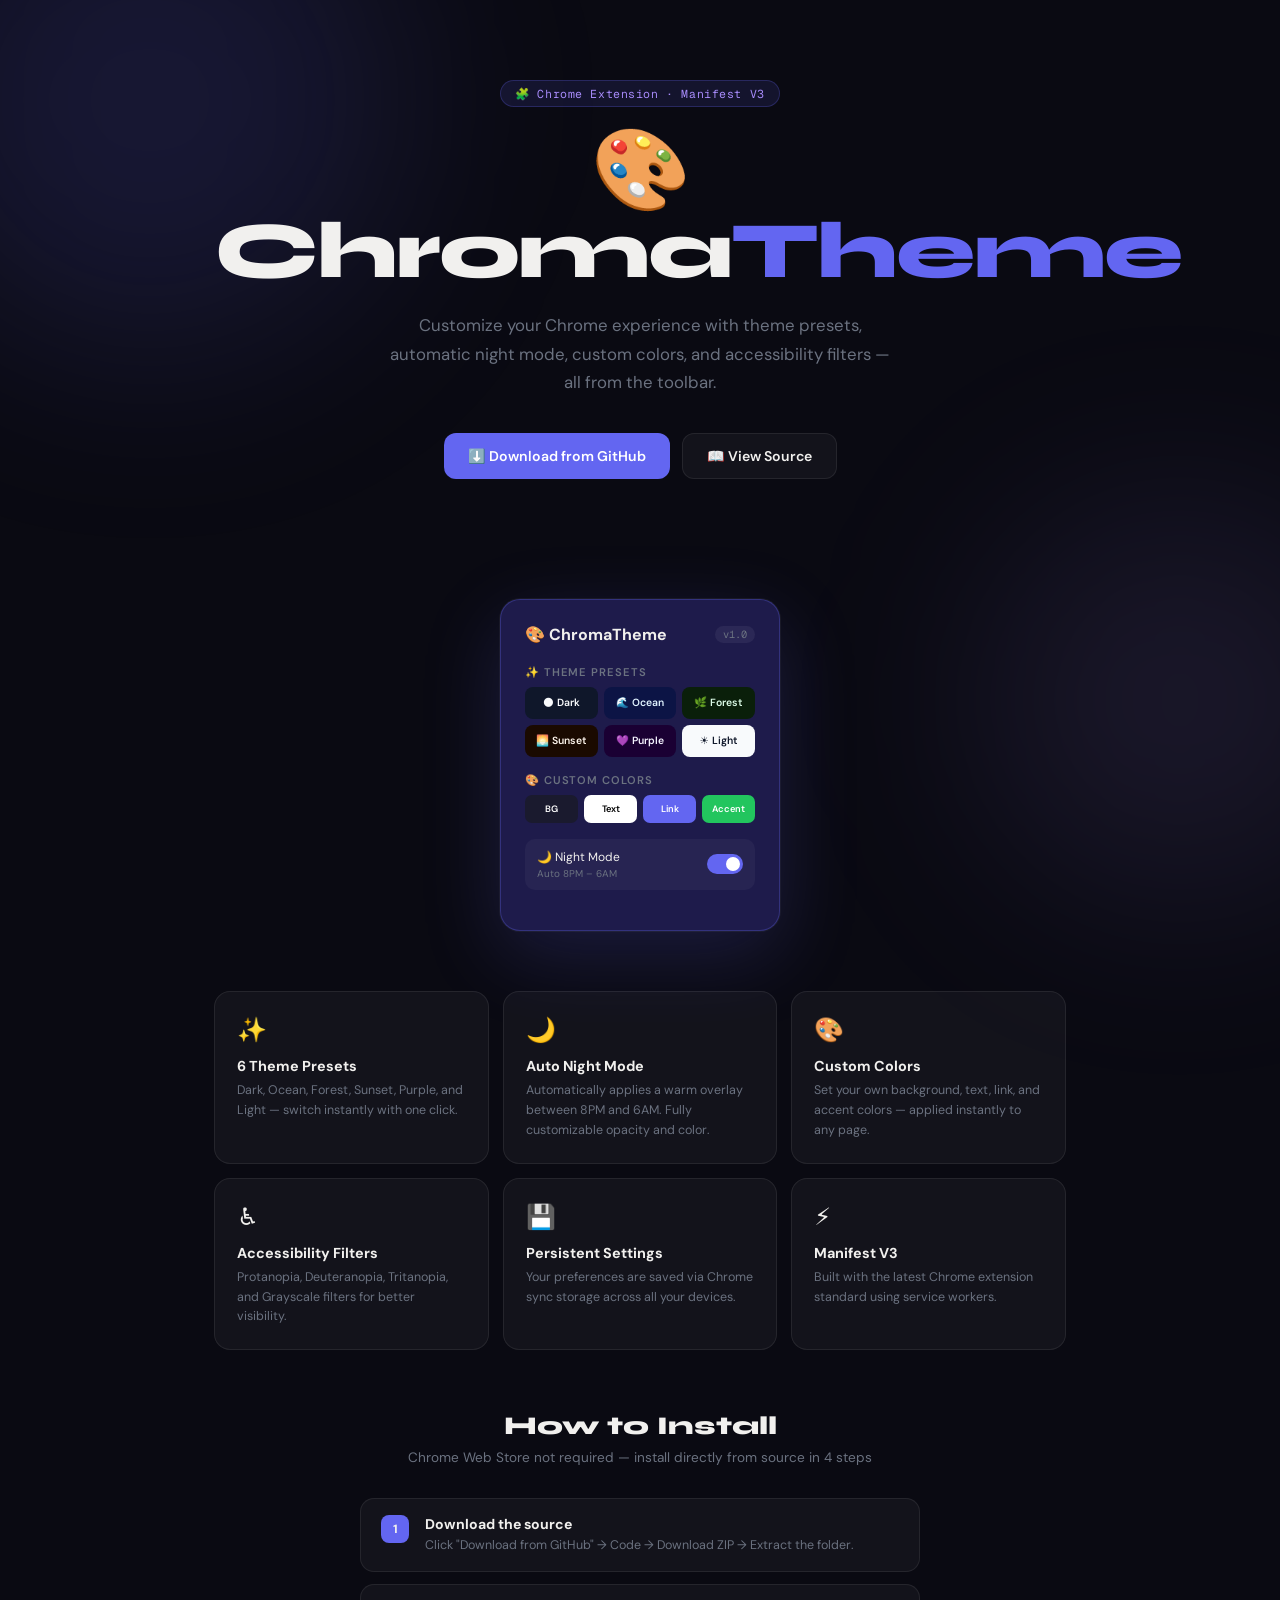
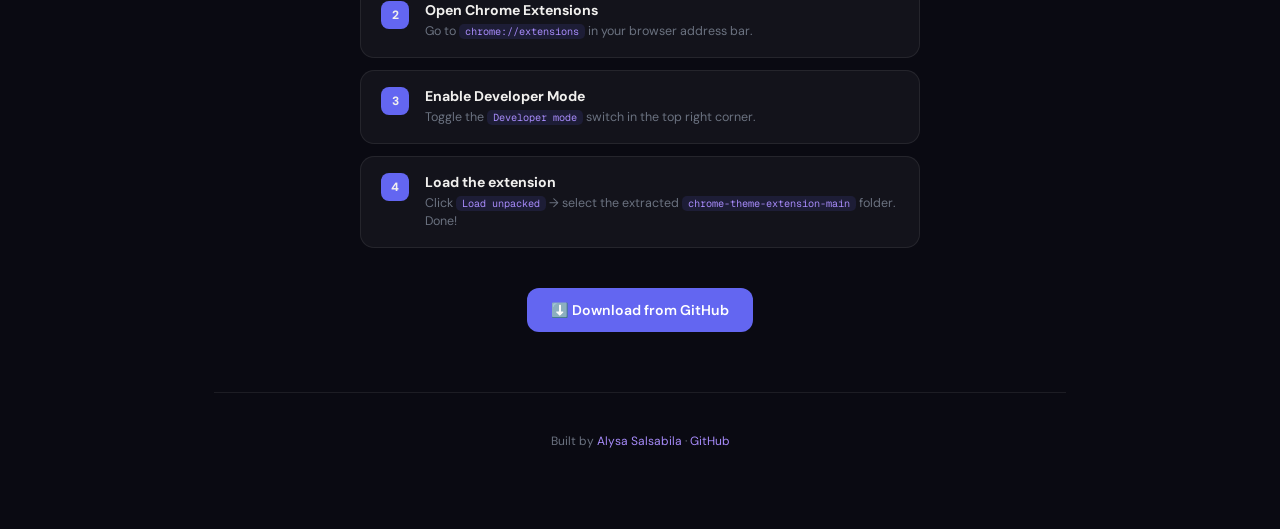
<file: index.html>
<!DOCTYPE html>
<html lang="en">
<head>
  <meta charset="UTF-8" />
  <meta name="viewport" content="width=device-width, initial-scale=1.0" />
  <title>ChromaTheme — Chrome Extension</title>
  <link rel="preconnect" href="https://fonts.googleapis.com">
  <link href="https://fonts.googleapis.com/css2?family=Syne:wght@700;800&family=DM+Sans:wght@300;400;500;600&family=Geist+Mono:wght@400;500&display=swap" rel="stylesheet">
  <style>
    *, *::before, *::after { box-sizing: border-box; margin: 0; padding: 0; }
    :root {
      --bg: #0a0a12; --surface: rgba(255,255,255,0.04); --border: rgba(255,255,255,0.08);
      --text: #f1f0ee; --muted: #6b7280; --accent: #6366f1; --accent2: #a78bfa;
      --radius: 16px; --ease: cubic-bezier(0.16,1,0.3,1);
    }
    html { scroll-behavior: smooth; }
    body { background: var(--bg); color: var(--text); font-family: 'DM Sans', system-ui, sans-serif; min-height: 100vh; overflow-x: hidden; -webkit-font-smoothing: antialiased; }
    .blob { position: fixed; border-radius: 50%; filter: blur(100px); pointer-events: none; z-index: 0; }
    .blob-1 { width:500px;height:500px;background:rgba(99,102,241,0.15);top:-150px;left:-100px; }
    .blob-2 { width:400px;height:400px;background:rgba(167,139,250,0.1);bottom:0;right:-100px; }
    .page { position: relative; z-index: 1; max-width: 900px; margin: 0 auto; padding: 0 24px 80px; }

    /* Hero */
    .hero { text-align: center; padding: 80px 0 60px; }
    .badge { display: inline-flex; align-items: center; gap: 6px; background: rgba(99,102,241,0.12); border: 1px solid rgba(99,102,241,0.25); border-radius: 999px; padding: 5px 14px; font-size: 0.72rem; font-family: 'Geist Mono', monospace; color: var(--accent2); letter-spacing: 0.05em; margin-bottom: 24px; }
    .hero h1 { font-family: 'Syne', sans-serif; font-size: clamp(2.4rem, 7vw, 5rem); font-weight: 800; line-height: 1; letter-spacing: -2px; margin-bottom: 20px; }
    .hero h1 span { color: var(--accent); }
    .hero p { font-size: 1.05rem; color: var(--muted); max-width: 520px; margin: 0 auto 36px; line-height: 1.7; }
    .btn-group { display: flex; gap: 12px; justify-content: center; flex-wrap: wrap; }
    .btn { display: inline-flex; align-items: center; gap: 8px; padding: 13px 24px; border-radius: 12px; font-size: 0.88rem; font-weight: 600; text-decoration: none; transition: all 0.18s var(--ease); border: none; font-family: 'DM Sans', sans-serif; }
    .btn-primary { background: var(--accent); color: #fff; }
    .btn-primary:hover { background: #4f46e5; transform: translateY(-2px); box-shadow: 0 8px 24px rgba(99,102,241,0.35); }
    .btn-secondary { background: var(--surface); color: var(--text); border: 1px solid var(--border); }
    .btn-secondary:hover { border-color: rgba(99,102,241,0.4); transform: translateY(-2px); }

    /* Mockup */
    .mockup-wrap { margin: 60px 0; display: flex; justify-content: center; }
    .mockup { background: #1e1b4b; border: 1px solid rgba(99,102,241,0.3); border-radius: 20px; padding: 24px; width: 280px; box-shadow: 0 24px 80px rgba(99,102,241,0.2), 0 0 0 1px rgba(255,255,255,0.05); }
    .mockup-header { display: flex; align-items: center; justify-content: space-between; margin-bottom: 20px; }
    .mockup-logo { font-size: 1rem; font-weight: 700; }
    .mockup-ver { font-size: 0.65rem; font-family: 'Geist Mono', monospace; color: var(--muted); background: rgba(255,255,255,0.06); padding: 2px 8px; border-radius: 999px; }
    .mockup-section { margin-bottom: 16px; }
    .mockup-label { font-size: 0.7rem; font-weight: 600; color: var(--muted); text-transform: uppercase; letter-spacing: 0.08em; margin-bottom: 8px; }
    .presets-grid { display: grid; grid-template-columns: repeat(3,1fr); gap: 6px; }
    .preset-pill { height: 32px; border-radius: 8px; display: flex; align-items: center; justify-content: center; font-size: 0.65rem; font-weight: 600; }
    .color-row { display: flex; gap: 6px; }
    .color-swatch { flex: 1; height: 28px; border-radius: 7px; display: flex; align-items: center; justify-content: center; font-size: 0.58rem; font-weight: 600; }
    .toggle-row { display: flex; align-items: center; justify-content: space-between; background: rgba(255,255,255,0.04); border-radius: 10px; padding: 10px 12px; }
    .toggle-info { font-size: 0.75rem; }
    .toggle-info small { display: block; color: var(--muted); font-size: 0.62rem; margin-top: 2px; }
    .toggle-switch { width: 36px; height: 20px; background: var(--accent); border-radius: 999px; position: relative; }
    .toggle-switch::after { content: ''; position: absolute; width: 14px; height: 14px; background: #fff; border-radius: 50%; top: 3px; right: 3px; }

    /* Features */
    .features { display: grid; grid-template-columns: repeat(auto-fill, minmax(250px, 1fr)); gap: 14px; margin-bottom: 60px; }
    .feature-card { background: var(--surface); border: 1px solid var(--border); border-radius: var(--radius); padding: 22px; transition: border-color 0.2s, transform 0.2s; }
    .feature-card:hover { border-color: rgba(99,102,241,0.35); transform: translateY(-3px); }
    .feature-icon { font-size: 1.5rem; margin-bottom: 12px; }
    .feature-title { font-weight: 700; font-size: 0.9rem; margin-bottom: 6px; }
    .feature-desc { font-size: 0.78rem; color: var(--muted); line-height: 1.6; }

    /* Install */
    .section-title { font-family: 'Syne', sans-serif; font-size: 1.6rem; font-weight: 800; margin-bottom: 8px; text-align: center; }
    .section-sub { text-align: center; color: var(--muted); font-size: 0.85rem; margin-bottom: 32px; }
    .steps { display: flex; flex-direction: column; gap: 12px; max-width: 560px; margin: 0 auto 40px; }
    .step { display: flex; align-items: flex-start; gap: 16px; background: var(--surface); border: 1px solid var(--border); border-radius: 14px; padding: 16px 20px; }
    .step-num { width: 28px; height: 28px; background: var(--accent); border-radius: 8px; display: flex; align-items: center; justify-content: center; font-size: 0.75rem; font-weight: 800; flex-shrink: 0; }
    .step-title { font-weight: 700; font-size: 0.88rem; margin-bottom: 3px; }
    .step-desc { font-size: 0.78rem; color: var(--muted); line-height: 1.5; }
    code { background: rgba(99,102,241,0.12); color: var(--accent2); padding: 1px 6px; border-radius: 5px; font-family: 'Geist Mono', monospace; font-size: 0.82em; }

    footer { text-align: center; color: var(--muted); font-size: 0.75rem; padding-top: 40px; border-top: 1px solid var(--border); margin-top: 60px; }
    footer a { color: var(--accent2); text-decoration: none; }
    footer a:hover { text-decoration: underline; }

    @media (max-width: 600px) {
      .hero { padding: 60px 0 40px; }
      .mockup { width: 100%; max-width: 280px; }
    }
  </style>
</head>
<body>
<div class="blob blob-1"></div>
<div class="blob blob-2"></div>
<div class="page">

  <section class="hero">
    <div class="badge">🧩 Chrome Extension · Manifest V3</div>
    <h1>🎨 Chroma<span>Theme</span></h1>
    <p>Customize your Chrome experience with theme presets, automatic night mode, custom colors, and accessibility filters — all from the toolbar.</p>
    <div class="btn-group">
      <a href="https://github.com/alysasalsaa/chrome-theme-extension" target="_blank" class="btn btn-primary">⬇️ Download from GitHub</a>
      <a href="https://github.com/alysasalsaa/chrome-theme-extension" target="_blank" class="btn btn-secondary">📖 View Source</a>
    </div>
  </section>

  <div class="mockup-wrap">
    <div class="mockup">
      <div class="mockup-header">
        <span class="mockup-logo">🎨 ChromaTheme</span>
        <span class="mockup-ver">v1.0</span>
      </div>
      <div class="mockup-section">
        <div class="mockup-label">✨ Theme Presets</div>
        <div class="presets-grid">
          <div class="preset-pill" style="background:#0f172a;color:#f8fafc">🌑 Dark</div>
          <div class="preset-pill" style="background:#0c1445;color:#e0f2fe">🌊 Ocean</div>
          <div class="preset-pill" style="background:#0a1f0a;color:#dcfce7">🌿 Forest</div>
          <div class="preset-pill" style="background:#1a0a00;color:#fff7ed">🌅 Sunset</div>
          <div class="preset-pill" style="background:#1a0033;color:#f5f3ff">💜 Purple</div>
          <div class="preset-pill" style="background:#f8fafc;color:#0f172a">☀️ Light</div>
        </div>
      </div>
      <div class="mockup-section">
        <div class="mockup-label">🎨 Custom Colors</div>
        <div class="color-row">
          <div class="color-swatch" style="background:#1a1a2e;color:#fff">BG</div>
          <div class="color-swatch" style="background:#ffffff;color:#000">Text</div>
          <div class="color-swatch" style="background:#6366f1;color:#fff">Link</div>
          <div class="color-swatch" style="background:#22c55e;color:#fff">Accent</div>
        </div>
      </div>
      <div class="mockup-section">
        <div class="toggle-row">
          <div class="toggle-info">🌙 Night Mode<small>Auto 8PM – 6AM</small></div>
          <div class="toggle-switch"></div>
        </div>
      </div>
    </div>
  </div>

  <div class="features">
    <div class="feature-card"><div class="feature-icon">✨</div><div class="feature-title">6 Theme Presets</div><div class="feature-desc">Dark, Ocean, Forest, Sunset, Purple, and Light — switch instantly with one click.</div></div>
    <div class="feature-card"><div class="feature-icon">🌙</div><div class="feature-title">Auto Night Mode</div><div class="feature-desc">Automatically applies a warm overlay between 8PM and 6AM. Fully customizable opacity and color.</div></div>
    <div class="feature-card"><div class="feature-icon">🎨</div><div class="feature-title">Custom Colors</div><div class="feature-desc">Set your own background, text, link, and accent colors — applied instantly to any page.</div></div>
    <div class="feature-card"><div class="feature-icon">♿</div><div class="feature-title">Accessibility Filters</div><div class="feature-desc">Protanopia, Deuteranopia, Tritanopia, and Grayscale filters for better visibility.</div></div>
    <div class="feature-card"><div class="feature-icon">💾</div><div class="feature-title">Persistent Settings</div><div class="feature-desc">Your preferences are saved via Chrome sync storage across all your devices.</div></div>
    <div class="feature-card"><div class="feature-icon">⚡</div><div class="feature-title">Manifest V3</div><div class="feature-desc">Built with the latest Chrome extension standard using service workers.</div></div>
  </div>

  <div class="section-title">How to Install</div>
  <div class="section-sub">Chrome Web Store not required — install directly from source in 4 steps</div>
  <div class="steps">
    <div class="step"><div class="step-num">1</div><div><div class="step-title">Download the source</div><div class="step-desc">Click "Download from GitHub" → Code → Download ZIP → Extract the folder.</div></div></div>
    <div class="step"><div class="step-num">2</div><div><div class="step-title">Open Chrome Extensions</div><div class="step-desc">Go to <code>chrome://extensions</code> in your browser address bar.</div></div></div>
    <div class="step"><div class="step-num">3</div><div><div class="step-title">Enable Developer Mode</div><div class="step-desc">Toggle the <code>Developer mode</code> switch in the top right corner.</div></div></div>
    <div class="step"><div class="step-num">4</div><div><div class="step-title">Load the extension</div><div class="step-desc">Click <code>Load unpacked</code> → select the extracted <code>chrome-theme-extension-main</code> folder. Done!</div></div></div>
  </div>

  <div style="text-align:center">
    <a href="https://github.com/alysasalsaa/chrome-theme-extension" target="_blank" class="btn btn-primary">⬇️ Download from GitHub</a>
  </div>

  <footer>
    <p>Built by <a href="https://alysaprojects.vercel.app" target="_blank">Alysa Salsabila</a> · <a href="https://github.com/alysasalsaa/chrome-theme-extension" target="_blank">GitHub</a></p>
  </footer>
</div>
</body>
</html>
</file>
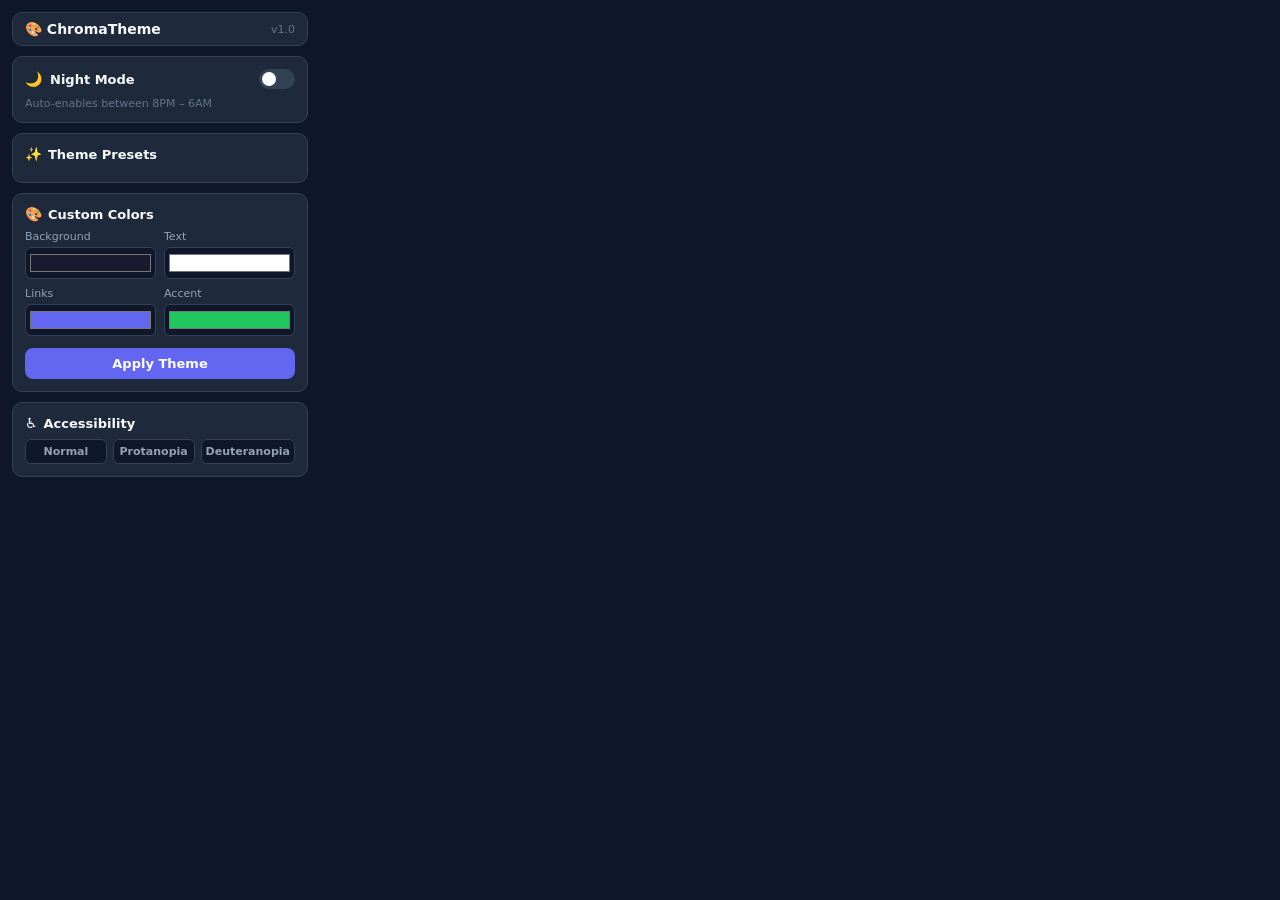
<file: popup/popup.html>
<!DOCTYPE html>
<html lang="en">
<head>
  <meta charset="UTF-8" />
  <title>ChromaTheme</title>
  <link rel="stylesheet" href="popup.css" />
</head>
<body>
  <div class="app">

    <header class="header">
      <div class="logo">🎨 ChromaTheme</div>
      <div class="version">v1.0</div>
    </header>

    <!-- Night Mode Toggle -->
    <div class="section">
      <div class="section-header">
        <span class="section-icon">🌙</span>
        <span class="section-title">Night Mode</span>
        <label class="toggle">
          <input type="checkbox" id="night-toggle" />
          <span class="slider"></span>
        </label>
      </div>
      <p class="section-desc">Auto-enables between 8PM – 6AM</p>
      <div class="night-controls" id="night-controls">
        <div class="row">
          <label>Opacity</label>
          <input type="range" id="night-opacity" min="10" max="80" value="40" />
          <span id="opacity-val">40%</span>
        </div>
        <div class="row">
          <label>Color</label>
          <input type="color" id="night-color" value="#ff6b00" />
        </div>
      </div>
    </div>

    <!-- Theme Presets -->
    <div class="section">
      <div class="section-title-row">
        <span class="section-icon">✨</span>
        <span class="section-title">Theme Presets</span>
      </div>
      <div class="presets" id="presets"></div>
    </div>

    <!-- Custom Colors -->
    <div class="section">
      <div class="section-title-row">
        <span class="section-icon">🎨</span>
        <span class="section-title">Custom Colors</span>
      </div>
      <div class="color-grid">
        <div class="color-item">
          <label>Background</label>
          <input type="color" id="c-bg" value="#1a1a2e" />
        </div>
        <div class="color-item">
          <label>Text</label>
          <input type="color" id="c-text" value="#ffffff" />
        </div>
        <div class="color-item">
          <label>Links</label>
          <input type="color" id="c-link" value="#6366f1" />
        </div>
        <div class="color-item">
          <label>Accent</label>
          <input type="color" id="c-accent" value="#22c55e" />
        </div>
      </div>
      <button class="btn-apply" id="btn-apply">Apply Theme</button>
    </div>

    <!-- Accessibility -->
    <div class="section">
      <div class="section-title-row">
        <span class="section-icon">♿</span>
        <span class="section-title">Accessibility</span>
      </div>
      <div class="access-grid">
        <button class="access-btn" data-filter="none">Normal</button>
        <button class="access-btn" data-filter="protanopia">Protanopia</button>
        <button class="access-btn" data-filter="deuteranopia">Deuteranopia</button>
        <button class="access-btn"
</file>
<file: popup/popup.css>
* { box-sizing: border-box; margin: 0; padding: 0; }

body {
  width: 320px;
  background: #0f172a;
  color: #f8fafc;
  font-family: 'Segoe UI', system-ui, sans-serif;
  font-size: 13px;
}

.app { padding: 12px; display: flex; flex-direction: column; gap: 10px; }

.header {
  display: flex;
  align-items: center;
  justify-content: space-between;
  padding: 8px 12px;
  background: #1e293b;
  border-radius: 10px;
  border: 1px solid #334155;
}

.logo { font-size: 14px; font-weight: 700; }
.version { font-size: 11px; color: #64748b; }

.section {
  background: #1e293b;
  border: 1px solid #334155;
  border-radius: 10px;
  padding: 12px;
  display: flex;
  flex-direction: column;
  gap: 8px;
}

.section-header {
  display: flex;
  align-items: center;
  gap: 8px;
}

.section-title-row {
  display: flex;
  align-items: center;
  gap: 6px;
}

.section-title { font-weight: 700; font-size: 13px; flex: 1; }
.section-icon  { font-size: 14px; }
.section-desc  { font-size: 11px; color: #64748b; }

/* Toggle */
.toggle { position: relative; width: 36px; height: 20px; margin-left: auto; }
.toggle input { opacity: 0; width: 0; height: 0; }
.slider {
  position: absolute; inset: 0;
  background: #334155;
  border-radius: 999px;
  cursor: pointer;
  transition: background 0.2s;
}
.slider::before {
  content: '';
  position: absolute;
  width: 14px; height: 14px;
  border-radius: 50%;
  background: #fff;
  left: 3px; top: 3px;
  transition: transform 0.2s;
}
.toggle input:checked + .slider { background: #6366f1; }
.toggle input:checked + .slider::before { transform: translateX(16px); }

/* Night controls */
.night-controls { display: none; flex-direction: column; gap: 6px; }
.night-controls.visible { display: flex; }

.row {
  display: flex;
  align-items: center;
  gap: 8px;
  font-size: 12px;
  color: #94a3b8;
}
.row input[type="range"] { flex: 1; accent-color: #6366f1; }
.row input[type="color"] { width: 32px; height: 28px; border: none; border-radius: 6px; cursor: pointer; padding: 1px; }

/* Presets */
.presets { display: grid; grid-template-columns: repeat(3, 1fr); gap: 6px; }
.preset-btn {
  border: 1.5px solid #334155;
  border-radius: 8px;
  padding: 6px 4px;
  cursor: pointer;
  font-size: 11px;
  font-weight: 600;
  text-align: center;
  transition: border-color 0.15s, transform 0.08s;
  font-family: inherit;
}
.preset-btn:hover { border-color: #6366f1; transform: scale(1.03); }
.preset-btn.active { border-color: #6366f1; }

/* Color grid */
.color-grid {
  display: grid;
  grid-template-columns: 1fr 1fr;
  gap: 8px;
}
.color-item {
  display: flex;
  flex-direction: column;
  gap: 4px;
  font-size: 11px;
  color: #94a3b8;
}
.color-item input[type="color"] {
  width: 100%;
  height: 32px;
  border: 1px solid #334155;
  border-radius: 6px;
  cursor: pointer;
  padding: 2px;
  background: #0f172a;
}

/* Access grid */
.access-grid { display: grid; grid-template-columns: repeat(3, 1fr); gap: 6px; }
.access-btn {
  background: #0f172a;
  border: 1px solid #334155;
  border-radius: 6px;
  color: #94a3b8;
  font-size: 11px;
  font-weight: 600;
  padding: 5px 4px;
  cursor: pointer;
  font-family: inherit;
  transition: all 0.12s;
}
.access-btn:hover  { border-color: #6366f1; color: #f8fafc; }
.access-btn.active { background: #6366f1; border-color: #6366f1; color: #fff; }

/* Buttons */
.btn-apply {
  width: 100%;
  background: #6366f1;
  color: #fff;
  border: none;
  border-radius: 8px;
  padding: 8px;
  font-size: 13px;
  font-weight: 700;
  cursor: pointer;
  font-family: inherit;
  transition: opacity 0.15s;
  margin-top: 4px;
}
.btn-apply:hover { opacity: 0.88; }

.btn-reset {
  width: 100%;
  background: transparent;
  border: 1px solid #334155;
  border-radius: 8px;
  color: #64748b;
  font-size: 12px;
  font-weight: 600;
  padding: 7px;
  cursor: pointer;
  font-family: inherit;
  transition: all 0.12s;
}
.btn-reset:hover { border-color: #ef4444; color: #ef4444; }
</file>
